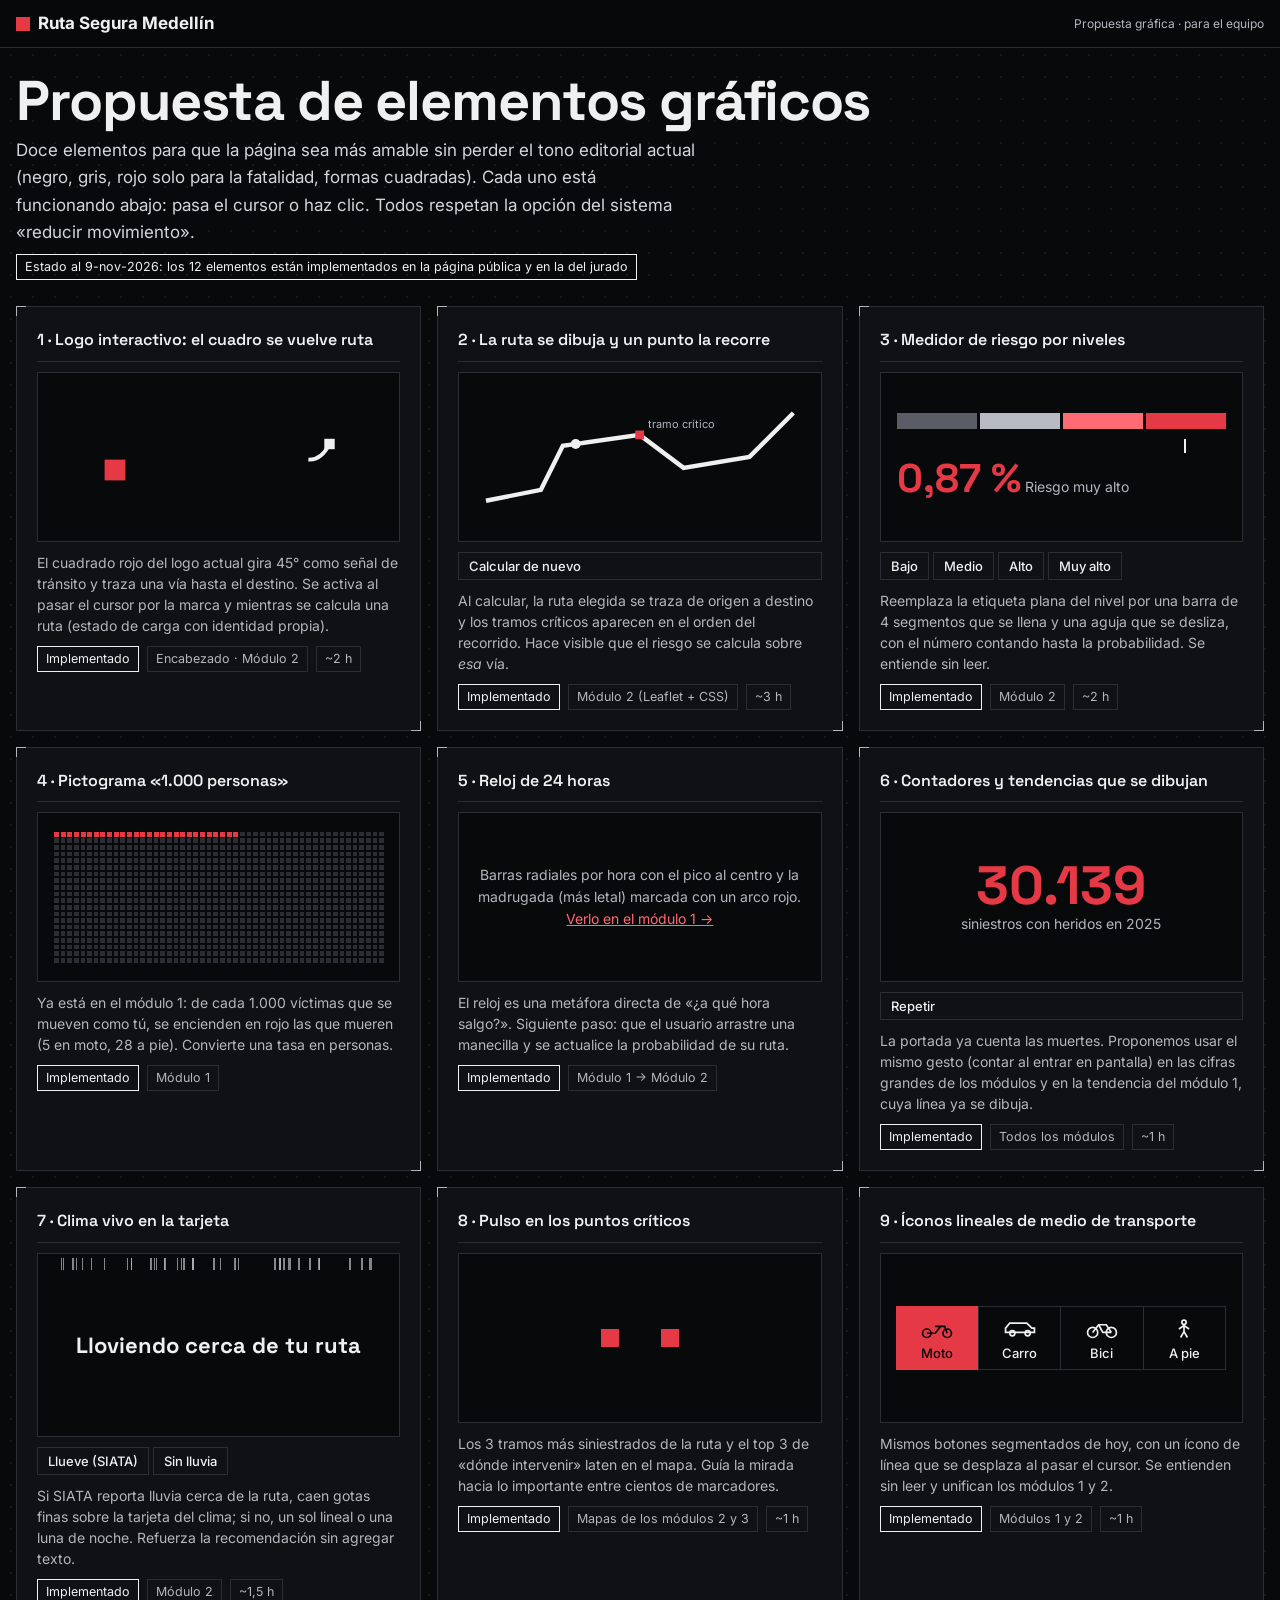
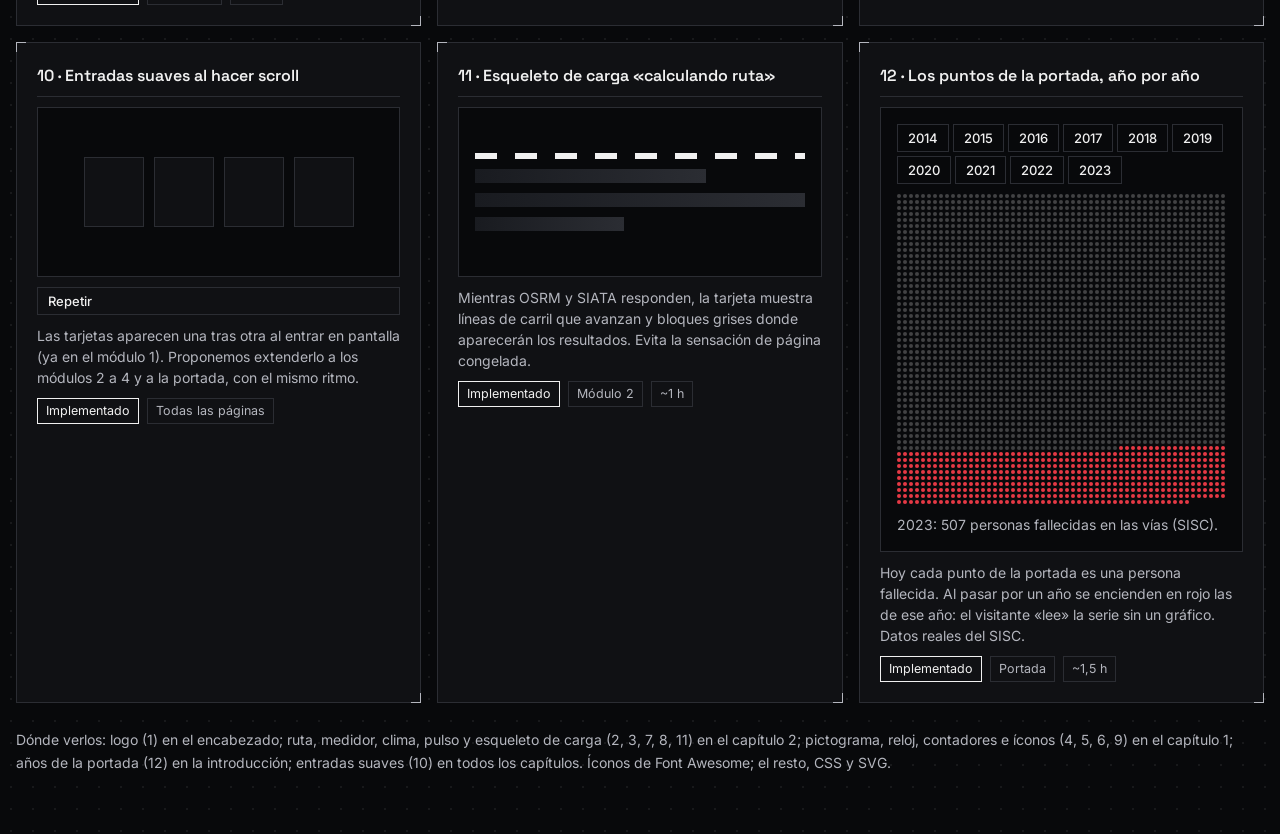
<file: docs/propuesta_grafica.html>
<!doctype html>
<html lang="es">
<head>
<meta charset="utf-8">
<meta name="viewport" content="width=device-width, initial-scale=1">
<meta name="color-scheme" content="dark">
<title>Propuesta gráfica</title>
<link rel="stylesheet" href="https://fonts.googleapis.com/css2?family=Inter:wght@400;500;600;700&family=Space+Grotesk:wght@500;700&display=swap">
<link rel="stylesheet" href="../web/css/app.css">
<style>
  main { display: flex; flex-direction: column; gap: 26px; }
  .demo-grid { display: grid; gap: 16px; grid-template-columns: repeat(auto-fit, minmax(min(100%, 380px), 1fr)); }
  .stage { background: var(--bg); border: 1px solid var(--line); min-height: 170px; display: grid; place-items: center; padding: 16px; position: relative; overflow: hidden; }
  .meta-demo { display: flex; gap: 8px; flex-wrap: wrap; font-size: 12.5px; }
  .meta-demo span { border: 1px solid var(--line); padding: 2px 8px; color: var(--muted); }
  .meta-demo .hecho { color: var(--fg); border-color: var(--fg); }
  .meta-demo .alta { color: var(--accent); border-color: var(--accent); }
  .btn.sm { padding: 5px 10px; font-size: 13px; }

  /* 1 · logo */
  .logo-x { cursor: pointer; }
  .logo-x .via { stroke-dasharray: 160; stroke-dashoffset: 160; transition: stroke-dashoffset .9s ease; }
  .logo-x .carro { opacity: 0; }
  .logo-x:hover .via, .logo-x.on .via { stroke-dashoffset: 0; }
  .logo-x:hover .carro, .logo-x.on .carro { opacity: 1; }
  .logo-x .cuadro { transition: transform .5s ease; transform-origin: 20px 60px; }
  .logo-x:hover .cuadro, .logo-x.on .cuadro { transform: rotate(45deg) scale(.8); }
  .semaforo { display: flex; gap: 6px; } .semaforo i { width: 18px; height: 18px; background: #2B2D33; }
  .semaforo i { animation: sem 1.8s infinite; } .semaforo i:nth-child(2) { animation-delay: .6s; } .semaforo i:nth-child(3) { animation-delay: 1.2s; }
  @keyframes sem { 0%, 30% { background: #F0F0F0; } 33%, 100% { background: #2B2D33; } }
  .semaforo i:nth-child(3) { animation-name: semr; } @keyframes semr { 0%, 30% { background: #E53945; } 33%, 100% { background: #2B2D33; } }

  /* 3 · medidor */
  .gauge { display: flex; flex-direction: column; gap: 10px; width: 100%; max-width: 360px; }
  .gauge .seg4 { display: grid; grid-template-columns: repeat(4, 1fr); gap: 3px; height: 16px; }
  .gauge .seg4 i { background: #2B2D33; transition: background .3s; }
  .gauge .seg4 i.on1 { background: #5A5D66; } .gauge .seg4 i.on2 { background: #B9BBC2; } .gauge .seg4 i.on3 { background: #FF6B73; } .gauge .seg4 i.on4 { background: #E53945; }
  .gauge .aguja { position: relative; height: 10px; } .gauge .aguja b { position: absolute; top: 0; width: 2px; height: 14px; background: var(--fg); left: 0; transition: left 1s cubic-bezier(.2, .8, .2, 1); }
  .gauge .val { font: 700 40px/1 var(--font-head); color: var(--accent); }

  /* 7 · clima */
  .clima-demo { width: 100%; height: 150px; position: relative; display: grid; place-items: center; }
  .gota { position: absolute; top: -12px; width: 1.5px; height: 12px; background: #B9BBC2; opacity: .7; animation: caer linear infinite; }
  @keyframes caer { to { transform: translateY(190px); } }
  .sol { width: 46px; height: 46px; border: 2px solid var(--fg); border-radius: 50%; animation: girar 12s linear infinite; position: relative; }
  .sol::before { content: ""; position: absolute; inset: -14px; border: 2px dashed #5A5D66; border-radius: 50%; }
  @keyframes girar { to { transform: rotate(360deg); } }

  /* 8 · pulso */
  .pulso { width: 14px; height: 14px; background: var(--accent); position: relative; }
  .pulso::after { content: ""; position: absolute; inset: -2px; border: 2px solid var(--accent); animation: onda 1.8s ease-out infinite; }
  @keyframes onda { from { transform: scale(1); opacity: 1; } to { transform: scale(3.4); opacity: 0; } }

  /* 9 · iconos */
  .medios { display: grid; grid-template-columns: repeat(4, 1fr); width: 100%; max-width: 420px; }
  .medios button { border: 1px solid var(--line); margin-left: -1px; background: var(--bg); color: var(--fg); padding: 10px 4px 8px; cursor: pointer; display: flex; flex-direction: column; align-items: center; gap: 4px; font: 500 13px var(--font); }
  .medios button svg { width: 34px; height: 24px; transition: transform .25s; }
  .medios button:hover svg { transform: translateX(3px); }
  .medios button.on { background: var(--accent); color: #08090B; border-color: var(--accent); }

  /* 11 · esqueleto */
  .carga { width: 100%; max-width: 360px; display: flex; flex-direction: column; gap: 10px; }
  .carga .camino { height: 6px; background: repeating-linear-gradient(90deg, #F0F0F0 0 22px, transparent 22px 40px); animation: avanzar .8s linear infinite; }
  @keyframes avanzar { to { background-position: 40px 0; } }
  .carga .sk { height: 14px; background: linear-gradient(90deg, #191B20, #2B2D33, #191B20); background-size: 200% 100%; animation: brillo 1.4s infinite; }
  @keyframes brillo { to { background-position: -200% 0; } }

  /* 12 · línea de tiempo de los puntos */
  .anios { display: flex; gap: 4px; flex-wrap: wrap; } .anios button { font: 500 12px var(--font); padding: 3px 7px; }
  .puntos-demo { display: grid; grid-template-columns: repeat(auto-fill, 4px); gap: 2px; width: 100%; }
  .puntos-demo i { width: 4px; height: 4px; border-radius: 50%; background: #F0F0F0; opacity: .25; transition: opacity .3s, background .3s; }
  .puntos-demo i.on { opacity: 1; background: var(--accent); }
  @media (prefers-reduced-motion: reduce) { .gota, .sol, .pulso::after, .carga .camino, .carga .sk, .semaforo i { animation: none !important; } }
</style>
</head>
<body>
<header class="top"><div class="in"><a class="brand" href="../web/index.html"><span class="logo"></span>Ruta Segura Medellín</a>
  <span class="meta">Propuesta gráfica · para el equipo</span></div></header>
<main>
  <div class="head">
    <h1>Propuesta de elementos gráficos</h1>
    <p class="lede">Doce elementos para que la página sea más amable sin perder el tono editorial actual (negro, gris, rojo solo para la
      fatalidad, formas cuadradas). Cada uno está funcionando abajo: pasa el cursor o haz clic. Todos respetan la opción del sistema
      «reducir movimiento».</p>
    <div class="meta-demo"><span class="hecho">Estado al 9-nov-2026: los 12 elementos están implementados en la página pública y en la del jurado</span></div>
  </div>

  <div class="demo-grid">
    <!-- 1 -->
    <div class="card"><h3>1 · Logo interactivo: el cuadro se vuelve ruta</h3>
      <div class="stage"><svg class="logo-x" id="logo" viewBox="0 0 200 100" width="260" aria-label="Logo Ruta Segura">
        <path class="via" d="M20 60 C 60 60, 70 25, 110 30 S 170 70, 185 40" fill="none" stroke="#F0F0F0" stroke-width="3" stroke-dasharray="4 0"/>
        <rect class="cuadro" x="12" y="52" width="16" height="16" fill="#E53945"/>
        <circle class="carro" r="4" fill="#F0F0F0"><animateMotion dur="2.4s" repeatCount="indefinite" path="M20 60 C 60 60, 70 25, 110 30 S 170 70, 185 40"/></circle>
        <rect x="181" y="36" width="8" height="8" fill="#F0F0F0"/></svg></div>
      <p class="note">El cuadrado rojo del logo actual gira 45° como señal de tránsito y traza una vía hasta el destino. Se activa al pasar
        el cursor por la marca y mientras se calcula una ruta (estado de carga con identidad propia).</p>
      <div class="meta-demo"><span class="hecho">Implementado</span><span>Encabezado · Módulo 2</span><span>~2 h</span></div></div>
    <!-- 2 -->
    <div class="card"><h3>2 · La ruta se dibuja y un punto la recorre</h3>
      <div class="stage"><svg viewBox="0 0 300 120" width="100%"><path id="r2" d="M10 100 L60 90 L80 50 L150 40 L190 70 L250 60 L290 20" fill="none" stroke="#5A5D66" stroke-width="2"/>
        <path id="r2b" d="M10 100 L60 90 L80 50 L150 40 L190 70 L250 60 L290 20" fill="none" stroke="#F0F0F0" stroke-width="4" stroke-dasharray="400" stroke-dashoffset="400"/>
        <rect x="146" y="36" width="8" height="8" fill="#E53945"/><text x="158" y="34" font-size="10" fill="#B4B6BE">tramo crítico</text>
        <circle r="4.5" fill="#F0F0F0" id="punto2"><animateMotion id="mov2" dur="3s" begin="indefinite" fill="freeze" path="M10 100 L60 90 L80 50 L150 40 L190 70 L250 60 L290 20"/></circle></svg></div>
      <button class="btn sm" id="b2">Calcular de nuevo</button>
      <p class="note">Al calcular, la ruta elegida se traza de origen a destino y los tramos críticos aparecen en el orden del recorrido. Hace
        visible que el riesgo se calcula sobre <i>esa</i> vía.</p>
      <div class="meta-demo"><span class="hecho">Implementado</span><span>Módulo 2 (Leaflet + CSS)</span><span>~3 h</span></div></div>
    <!-- 3 -->
    <div class="card"><h3>3 · Medidor de riesgo por niveles</h3>
      <div class="stage"><div class="gauge"><div class="seg4" id="g4"><i></i><i></i><i></i><i></i></div>
        <div class="aguja"><b id="gag"></b></div><div><span class="val" id="gval">0,00 %</span> <span class="muted small" id="gniv"></span></div></div></div>
      <div class="meta-demo" style="gap:4px"><button class="btn sm" data-g="0">Bajo</button><button class="btn sm" data-g="1">Medio</button>
        <button class="btn sm" data-g="2">Alto</button><button class="btn sm" data-g="3">Muy alto</button></div>
      <p class="note">Reemplaza la etiqueta plana del nivel por una barra de 4 segmentos que se llena y una aguja que se desliza, con el
        número contando hasta la probabilidad. Se entiende sin leer.</p>
      <div class="meta-demo"><span class="hecho">Implementado</span><span>Módulo 2</span><span>~2 h</span></div></div>
    <!-- 4 -->
    <div class="card"><h3>4 · Pictograma «1.000 personas»</h3>
      <div class="stage"><div class="picto" style="width:100%"></div></div>
      <p class="note">Ya está en el módulo 1: de cada 1.000 víctimas que se mueven como tú, se encienden en rojo las que mueren (5 en moto,
        28 a pie). Convierte una tasa en personas.</p>
      <div class="meta-demo"><span class="hecho">Implementado</span><span>Módulo 1</span></div></div>
    <!-- 5 -->
    <div class="card"><h3>5 · Reloj de 24 horas</h3>
      <div class="stage"><p class="muted small" style="text-align:center">Barras radiales por hora con el pico al centro y la madrugada (más letal)
        marcada con un arco rojo. <a href="../web/index.html#diagnostico">Verlo en el módulo 1 →</a></p></div>
      <p class="note">El reloj es una metáfora directa de «¿a qué hora salgo?». Siguiente paso: que el usuario arrastre una manecilla y se
        actualice la probabilidad de su ruta.</p>
      <div class="meta-demo"><span class="hecho">Implementado</span><span>Módulo 1 → Módulo 2</span></div></div>
    <!-- 6 -->
    <div class="card"><h3>6 · Contadores y tendencias que se dibujan</h3>
      <div class="stage"><div style="text-align:center"><b id="cnt" style="font:700 54px/1 var(--font-head);color:var(--accent)">0</b>
        <p class="muted small">siniestros con heridos en 2025</p></div></div>
      <button class="btn sm" id="b6">Repetir</button>
      <p class="note">La portada ya cuenta las muertes. Proponemos usar el mismo gesto (contar al entrar en pantalla) en las cifras grandes de
        los módulos y en la tendencia del módulo 1, cuya línea ya se dibuja.</p>
      <div class="meta-demo"><span class="hecho">Implementado</span><span>Todos los módulos</span><span>~1 h</span></div></div>
    <!-- 7 -->
    <div class="card"><h3>7 · Clima vivo en la tarjeta</h3>
      <div class="stage"><div class="clima-demo" id="clima"></div></div>
      <div class="meta-demo" style="gap:4px"><button class="btn sm" id="b7l">Llueve (SIATA)</button><button class="btn sm" id="b7s">Sin lluvia</button></div>
      <p class="note">Si SIATA reporta lluvia cerca de la ruta, caen gotas finas sobre la tarjeta del clima; si no, un sol lineal o una luna
        de noche. Refuerza la recomendación sin agregar texto.</p>
      <div class="meta-demo"><span class="hecho">Implementado</span><span>Módulo 2</span><span>~1,5 h</span></div></div>
    <!-- 8 -->
    <div class="card"><h3>8 · Pulso en los puntos críticos</h3>
      <div class="stage"><div style="display:flex;gap:46px"><div class="pulso"></div><div class="pulso" style="animation-delay:.6s"></div></div></div>
      <p class="note">Los 3 tramos más siniestrados de la ruta y el top 3 de «dónde intervenir» laten en el mapa. Guía la mirada hacia lo
        importante entre cientos de marcadores.</p>
      <div class="meta-demo"><span class="hecho">Implementado</span><span>Mapas de los módulos 2 y 3</span><span>~1 h</span></div></div>
    <!-- 9 -->
    <div class="card"><h3>9 · Íconos lineales de medio de transporte</h3>
      <div class="stage"><div class="medios" id="medios">
        <button class="on"><svg viewBox="0 0 40 24" fill="none" stroke="currentColor" stroke-width="2"><circle cx="8" cy="17" r="5"/><circle cx="32" cy="17" r="5"/><path d="M8 17h10l6-8h5l3 8M18 9h6"/></svg>Moto</button>
        <button><svg viewBox="0 0 40 24" fill="none" stroke="currentColor" stroke-width="2"><path d="M3 16v-5l5-6h20l6 6h3v5z"/><circle cx="11" cy="17" r="3"/><circle cx="29" cy="17" r="3"/></svg>Carro</button>
        <button><svg viewBox="0 0 40 24" fill="none" stroke="currentColor" stroke-width="2"><circle cx="9" cy="16" r="6"/><circle cx="31" cy="16" r="6"/><path d="M9 16l7-9h9l6 9M16 7l5 9h10"/></svg>Bici</button>
        <button><svg viewBox="0 0 40 24" fill="none" stroke="currentColor" stroke-width="2"><circle cx="20" cy="4" r="2.5"/><path d="M20 8v7l-4 7M20 15l4 7M14 12l6-4 6 4"/></svg>A pie</button></div></div>
      <p class="note">Mismos botones segmentados de hoy, con un ícono de línea que se desplaza al pasar el cursor. Se entienden sin leer y
        unifican los módulos 1 y 2.</p>
      <div class="meta-demo"><span class="hecho">Implementado</span><span>Módulos 1 y 2</span><span>~1 h</span></div></div>
    <!-- 10 -->
    <div class="card"><h3>10 · Entradas suaves al hacer scroll</h3>
      <div class="stage"><div id="rev" style="display:flex;gap:10px"></div></div>
      <button class="btn sm" id="b10">Repetir</button>
      <p class="note">Las tarjetas aparecen una tras otra al entrar en pantalla (ya en el módulo 1). Proponemos extenderlo a los módulos 2 a 4
        y a la portada, con el mismo ritmo.</p>
      <div class="meta-demo"><span class="hecho">Implementado</span><span>Todas las páginas</span></div></div>
    <!-- 11 -->
    <div class="card"><h3>11 · Esqueleto de carga «calculando ruta»</h3>
      <div class="stage"><div class="carga"><div class="camino"></div><div class="sk" style="width:70%"></div><div class="sk"></div><div class="sk" style="width:45%"></div></div></div>
      <p class="note">Mientras OSRM y SIATA responden, la tarjeta muestra líneas de carril que avanzan y bloques grises donde aparecerán los
        resultados. Evita la sensación de página congelada.</p>
      <div class="meta-demo"><span class="hecho">Implementado</span><span>Módulo 2</span><span>~1 h</span></div></div>
    <!-- 12 -->
    <div class="card"><h3>12 · Los puntos de la portada, año por año</h3>
      <div class="stage" style="display:flex;flex-direction:column;gap:10px;align-items:stretch">
        <div class="anios" id="anios"></div><div class="puntos-demo" id="pdemo"></div><p class="note" id="pnota"></p></div>
      <p class="note">Hoy cada punto de la portada es una persona fallecida. Al pasar por un año se encienden en rojo las de ese año: el visitante
        «lee» la serie sin un gráfico. Datos reales del SISC.</p>
      <div class="meta-demo"><span class="hecho">Implementado</span><span>Portada</span><span>~1,5 h</span></div></div>
  </div>
  <p class="small muted">Dónde verlos: logo (1) en el encabezado; ruta, medidor, clima, pulso y esqueleto de carga (2, 3, 7, 8, 11) en el capítulo 2;
    pictograma, reloj, contadores e íconos (4, 5, 6, 9) en el capítulo 1; años de la portada (12) en la introducción; entradas suaves (10) en todos los capítulos.
    Íconos de Font Awesome; el resto, CSS y SVG.</p>
</main>
<script src="../web/data/diagnostico.js"></script>
<script src="../web/js/util.js"></script>
<script>
const red = U.reducir();
// 1
const logo = document.getElementById('logo');
logo.addEventListener('click', () => logo.classList.toggle('on'));
if (!red) setInterval(() => { if (!logo.matches(':hover')) logo.classList.toggle('on'); }, 2600); else logo.classList.add('on');
// 2
const r2 = document.getElementById('r2b');
function dibujar() { r2.style.transition = 'none'; r2.style.strokeDashoffset = 400; r2.getBoundingClientRect(); r2.style.transition = red ? 'none' : 'stroke-dashoffset 1.6s ease-out'; r2.style.strokeDashoffset = 0; if (!red) setTimeout(() => document.getElementById('mov2').beginElement(), 1600); }
document.getElementById('b2').onclick = dibujar; dibujar();
// 3
const NIV = ['Bajo', 'Medio', 'Alto', 'Muy alto'], PV = [0.05, 0.18, 0.4, 0.87];
function gauge(n) {
  document.querySelectorAll('#g4 i').forEach((i, k) => (i.className = k <= n ? 'on' + (k + 1) : ''));
  document.getElementById('gag').style.left = `calc(${(n + 0.5) * 25}% - 1px)`;
  document.getElementById('gniv').textContent = 'Riesgo ' + NIV[n].toLowerCase();
  const el = document.getElementById('gval'), meta = PV[n], t0 = performance.now();
  (function paso(t) { const p = red ? 1 : Math.min(1, (t - t0) / 900); el.textContent = U.n2(meta * (1 - Math.pow(1 - p, 3))) + ' %'; if (p < 1) requestAnimationFrame(paso); })(t0);
}
document.querySelectorAll('[data-g]').forEach((b) => (b.onclick = () => gauge(+b.dataset.g))); gauge(3);
// 4
const pic = document.querySelector('.card:nth-child(4) .picto'); let h4 = '';
for (let i = 0; i < 1000; i++) h4 += `<i class="${i < 28 ? 'm' : ''}" style="--d:${(i % 50) * 8}ms"></i>`; pic.innerHTML = h4;
// 6
function contar() { const el = document.getElementById('cnt'), s = RSM.diagnostico.serie, meta = (s[s.length - 1].con_heridos || 0) + (s[s.length - 1].con_muertos || 0), t0 = performance.now();
  (function paso(t) { const p = red ? 1 : Math.min(1, (t - t0) / 1400); el.textContent = U.n0(meta * (1 - Math.pow(1 - p, 3))); if (p < 1) requestAnimationFrame(paso); })(t0); }
document.getElementById('b6').onclick = contar; contar();
// 7
const cl = document.getElementById('clima');
function lluvia(si) {
  cl.innerHTML = '';
  if (!si) { cl.innerHTML = '<div class="sol"></div>'; return; }
  for (let i = 0; i < 40; i++) { const g = document.createElement('i'); g.className = 'gota'; g.style.left = Math.random() * 100 + '%';
    g.style.animationDuration = 0.6 + Math.random() * 0.5 + 's'; g.style.animationDelay = -Math.random() + 's'; cl.append(g); }
  cl.insertAdjacentHTML('beforeend', '<b style="font:700 22px var(--font-head);z-index:1">Lloviendo cerca de tu ruta</b>');
}
document.getElementById('b7l').onclick = () => lluvia(true); document.getElementById('b7s').onclick = () => lluvia(false); lluvia(true);
// 9
document.getElementById('medios').addEventListener('click', (e) => { const b = e.target.closest('button'); if (!b) return;
  document.querySelectorAll('#medios button').forEach((x) => x.classList.toggle('on', x === b)); });
// 10
function revelar() { const box = document.getElementById('rev'); box.innerHTML = '';
  for (let i = 0; i < 4; i++) { const c = document.createElement('div'); c.className = 'reveal'; c.style.cssText = 'width:60px;height:70px;border:1px solid var(--line);background:var(--panel)';
    c.style.transitionDelay = i * 120 + 'ms'; box.append(c); requestAnimationFrame(() => requestAnimationFrame(() => c.classList.add('in'))); } }
document.getElementById('b10').onclick = revelar; revelar();
// 12
const serie = RSM.diagnostico.serie.filter((r) => r.muertes_sisc), pd = document.getElementById('pdemo'), an = document.getElementById('anios');
const frag = document.createDocumentFragment(); serie.forEach((r) => { for (let i = 0; i < r.muertes_sisc; i++) { const d = document.createElement('i'); d.dataset.a = r.anio; frag.append(d); } }); pd.append(frag);
serie.forEach((r) => { const b = document.createElement('button'); b.className = 'btn sm'; b.textContent = r.anio;
  b.onmouseenter = b.onclick = () => { pd.querySelectorAll('i').forEach((i) => i.classList.toggle('on', +i.dataset.a === r.anio));
    document.getElementById('pnota').textContent = `${r.anio}: ${U.n0(r.muertes_sisc)} personas fallecidas en las vías (SISC).`; }; an.append(b); });
an.lastChild.onclick();
</script>
</body>
</html>
</file>
<file: web/css/app.css>
/* Ruta Segura Medellín — interfaz oscura editorial (negro + rojo contenido) */
:root {
  --bg: #08090B; --panel: #101114; --soft: #191B20; --line: #2B2D33;
  --fg: #F0F0F0; --muted: #B4B6BE;
  --accent: #E53945; --accent-soft: #2a1114; --red-deep: #8F202A; --red-soft: #FF6B73;
  --ok: #B9BBC2; --warn: #FF6B73; --bad: #FF6B73; --vbad: #8F202A;
  --lvl-bajo: #5A5D66; --lvl-medio: #B9BBC2; --lvl-alto: #FF6B73; --lvl-muyalto: #E53945;
  --font: "Inter", system-ui, -apple-system, "Segoe UI", sans-serif;
  --font-head: "Space Grotesk", system-ui, sans-serif;
  --mono: "Inter", system-ui, -apple-system, "Segoe UI", sans-serif;
  color-scheme: dark;
}
* { box-sizing: border-box; }
html { scroll-behavior: smooth; }
@media (prefers-reduced-motion: reduce) { html { scroll-behavior: auto; } * { transition: none !important; animation: none !important; } }
body { margin: 0; color: var(--fg); font: 16px/1.6 var(--font);
  background: radial-gradient(rgba(240,240,240,.07) 1px, transparent 1px) 0 0 / 22px 22px, var(--bg); }
a { color: var(--red-soft); }
:focus-visible { outline: 2px solid var(--red-soft); outline-offset: 2px; }
h1, h2, h3 { font-family: var(--font-head); margin: 0; }
h1 { font-size: clamp(32px, 5vw, 56px); line-height: 1.02; font-weight: 700; letter-spacing: -.02em; }
h2 { font-size: clamp(24px, 3vw, 32px); font-weight: 700; letter-spacing: -.01em; }
h3 { font-size: 16px; font-weight: 600; }
p { margin: 0; }
code, .meta, .note, th, .kpi .l, .mod .n, .legend, .heat, .status, .field label { font-family: var(--mono); }
.muted { color: var(--muted); }
.small { font-size: 14px; }

/* barra superior */
.top { position: sticky; top: 0; z-index: 1000; background: rgba(8,9,11,.92); backdrop-filter: blur(6px); border-bottom: 1px solid var(--line); }
.top .in { max-width: 1280px; margin: 0 auto; padding: 10px 16px; display: flex; align-items: center; gap: 18px; flex-wrap: wrap; }
.brand { display: flex; align-items: center; gap: 10px; font-weight: 700; font-size: 17px; text-decoration: none; color: var(--fg); }
.brand .logo { width: 14px; height: 14px; background: var(--accent); display: block; font-size: 0; }
.tabs { display: flex; gap: 2px; flex-wrap: wrap; }
.tabs a { text-decoration: none; color: var(--muted); padding: 7px 12px; font-size: 15px; border-bottom: 2px solid transparent; transition: color .2s, border-color .2s; }
.tabs a:hover { color: var(--fg); }
.tabs a.on { color: var(--fg); border-bottom-color: var(--accent); }
.top .meta { margin-left: auto; font-size: 13px; color: var(--muted); }

main { max-width: 1280px; margin: 0 auto; padding: 24px 16px 60px; }
section.view { display: none; flex-direction: column; gap: 22px; }
section.view.on { display: flex; }
.head { display: flex; flex-direction: column; gap: 8px; max-width: 860px; }
.lede { font-size: 17px; color: #D4D5D9; max-width: 62ch; }

.grid { display: grid; gap: 16px; grid-template-columns: repeat(auto-fit, minmax(min(100%, 340px), 1fr)); }
.grid.two { grid-template-columns: repeat(auto-fit, minmax(min(100%, 520px), 1fr)); }

/* panel con esquinas geométricas */
.card { position: relative; background: var(--panel); border: 1px solid var(--line); border-radius: 0; padding: 20px;
  display: flex; flex-direction: column; gap: 10px; min-width: 0; transition: border-color .2s; }
.card::before, .card::after { content: ""; position: absolute; width: 9px; height: 9px; border: 0 solid var(--muted); pointer-events: none; }
.card::before { top: -1px; left: -1px; border-width: 1px 0 0 1px; }
.card::after { bottom: -1px; right: -1px; border-width: 0 1px 1px 0; }
.card .note { font-size: 14px; color: var(--muted); line-height: 1.5; }
.card > h3 { padding-bottom: 8px; border-bottom: 1px solid var(--line); }

.kpis { display: grid; gap: 0; grid-template-columns: repeat(auto-fit, minmax(min(100%, 190px), 1fr)); border: 1px solid var(--line); background: var(--panel); }
.kpi { padding: 16px 18px; border-right: 1px solid var(--line); border-bottom: 1px solid var(--line); margin: 0 -1px -1px 0; }
.kpi .l { font-size: 14px; color: var(--muted); }
.kpi .v { font-size: 34px; font-weight: 700; line-height: 1.15; letter-spacing: -.02em; font-variant-numeric: tabular-nums; }
.kpi:nth-child(4) .v, .kpi:nth-child(6) .v { color: var(--accent); }
.kpi .s { font-size: 13.5px; color: var(--muted); font-family: var(--mono); }

/* inicio */
.hero { display: grid; gap: 28px; grid-template-columns: minmax(0, 1.1fr) minmax(0, 1fr); align-items: stretch; border: 1px solid var(--line); padding: clamp(18px, 3vw, 36px); position: relative; background: linear-gradient(180deg, rgba(16,17,20,.85), rgba(8,9,11,.4)); }
@media (max-width: 860px) { .hero { grid-template-columns: 1fr; } }
.hero .head { gap: 16px; max-width: none; justify-content: center; }
.hero-n { display: flex; align-items: baseline; gap: 14px; flex-wrap: wrap; }
.hero-n b { font-size: clamp(64px, 11vw, 132px); line-height: .9; font-weight: 700; color: var(--accent); letter-spacing: -.04em; font-variant-numeric: tabular-nums; }
.hero-n span { font-family: var(--mono); font-size: 12.5px; color: var(--muted); max-width: 22ch; }
.hero .cta { display: flex; gap: 10px; flex-wrap: wrap; margin-top: 4px; }
.vidas { display: flex; flex-direction: column; gap: 10px; justify-content: center; }
/* sin max-height: cada punto es una persona, ninguno puede quedar oculto */
#hero-dots { display: grid; grid-template-columns: repeat(auto-fill, 5px); gap: 2px; }
#hero-dots i { width: 5px; height: 5px; background: var(--fg); opacity: var(--o, .6); border-radius: 50%; }
#hero-dots i:last-child { background: var(--accent); opacity: 1; }
.btn { display: inline-flex; align-items: center; gap: 8px; border: 1px solid var(--line); background: transparent; color: var(--fg);
  padding: 9px 16px; border-radius: 0; font: 500 14px var(--font); cursor: pointer; text-decoration: none; transition: border-color .2s, background .2s; }
.btn:hover { border-color: var(--fg); }
.btn.primary { background: var(--accent); border-color: var(--accent); color: #08090B; font-weight: 700; }
.btn.primary:hover { background: var(--red-soft); border-color: var(--red-soft); }
.btn:disabled { opacity: .55; cursor: wait; }
.hallazgos { display: grid; gap: 0; grid-template-columns: repeat(auto-fit, minmax(min(100%, 260px), 1fr)); border: 1px solid var(--line); background: var(--panel); }
.hallazgos .find { padding: 18px; border-right: 1px solid var(--line); }
.find { display: flex; flex-direction: column; gap: 4px; }
.find b { font-size: 34px; font-weight: 700; letter-spacing: -.02em; }
.find span { color: var(--muted); font-size: 14px; }
.mods { display: grid; gap: 12px; grid-template-columns: repeat(auto-fit, minmax(min(100%, 240px), 1fr)); }
.mod { text-decoration: none; color: inherit; }
.mod .card { height: 100%; }
.mod:hover .card { border-color: var(--accent); }
.mod .n { font-size: 13.5px; font-weight: 600; color: var(--accent); }

/* gráficos */
.chart { position: relative; height: 260px; }
.chart.tall { height: 340px; }
.heat { display: grid; grid-template-columns: 36px repeat(24, minmax(0, 1fr)); gap: 2px; font-size: 12.5px; }
.heat .c { aspect-ratio: 1.3; border-radius: 0; }
.heat .h { text-align: center; color: var(--muted); }
.heat .d { color: var(--muted); align-self: center; }
.legend { display: flex; gap: 12px; flex-wrap: wrap; font-size: 13.5px; color: var(--muted); align-items: center; }
.legend i { display: inline-block; width: 12px; height: 12px; margin-right: 5px; vertical-align: -2px; }

.factor .row { display: grid; grid-template-columns: minmax(110px, 38%) 1fr auto; gap: 8px; align-items: center; font-size: 15px; }
.factor .bar { height: 8px; background: var(--soft); }
.factor .bar span { display: block; height: 100%; background: var(--fg); }
.factor .bar span.ref { background: var(--muted); opacity: .5; }
.factor .rr { font-family: var(--mono); font-weight: 500; font-variant-numeric: tabular-nums; min-width: 56px; text-align: right; }
.factor .rr.up { color: var(--accent); }
.factor .rr.down { color: var(--muted); }
.factor h3 { border: 0; padding: 0; }

/* tablas */
.tbl { overflow: auto; max-height: 460px; border: 1px solid var(--line); }
table { width: 100%; border-collapse: collapse; font-size: 14.5px; font-variant-numeric: tabular-nums; }
th { position: sticky; top: 0; background: var(--soft); text-align: left; font-weight: 600; font-size: 13.5px; padding: 8px 10px; border-bottom: 1px solid var(--line); white-space: nowrap; color: var(--muted); }
td { padding: 7px 10px; border-bottom: 1px solid var(--line); vertical-align: top; }
td.n, th.n { text-align: right; }
tr:hover td { background: rgba(240,240,240,.03); }
tr.hi td { background: rgba(229,57,69,.10); }
.pill { display: inline-block; padding: 1px 8px; font-size: 12px; border: 1px solid var(--line); }
.pill.si { color: var(--ok); } .pill.no { color: var(--accent); }

/* mapas */
.map { height: 460px; border: 1px solid var(--line); z-index: 0; }
.map.big { height: 560px; }
.leaflet-container { font: 13px var(--font); background: var(--bg); }
.mapa-oscuro .leaflet-tile-pane { filter: invert(1) hue-rotate(180deg) brightness(.75) contrast(.9) saturate(.2); }
.leaflet-tooltip { background: var(--panel); color: var(--fg); border: 1px solid var(--line); border-radius: 0; box-shadow: none; }
.leaflet-bar a { background: var(--panel); color: var(--fg); border-color: var(--line); }
#r-nums { grid-template-columns: repeat(2, minmax(0, 1fr)); }

/* consulta de ruta */
.ruta { display: grid; gap: 16px; grid-template-columns: minmax(0, 380px) minmax(0, 1fr); align-items: start; }
@media (max-width: 960px) { .ruta { grid-template-columns: 1fr; } }
.form { display: flex; flex-direction: column; gap: 12px; }
.field { display: flex; flex-direction: column; gap: 4px; position: relative; }
.field label { font-size: 14px; color: var(--muted); }
.field input, .field select { font: 14px var(--font); padding: 9px 10px; border: 1px solid var(--line); border-radius: 0; background: var(--bg); color: var(--fg); width: 100%; color-scheme: dark; }
.field input:focus { border-color: var(--accent); outline: none; }
.field .row { display: flex; gap: 6px; }
.field .row input { flex: 1; }
.ico { border: 1px solid var(--line); background: var(--bg); border-radius: 0; padding: 0 10px; cursor: pointer; color: var(--fg); font-size: 15px; }
.ico.on { background: var(--accent-soft); border-color: var(--accent); }
.sug { position: absolute; top: 100%; left: 0; right: 0; background: var(--panel); border: 1px solid var(--line); z-index: 1200; max-height: 240px; overflow: auto; }
.sug div { padding: 8px 10px; cursor: pointer; font-size: 15px; border-bottom: 1px solid var(--line); }
.sug div:hover { background: var(--soft); }
.sug small { color: var(--muted); display: block; }
.seg { display: grid; grid-template-columns: repeat(4, 1fr); gap: 0; }
.seg button { border: 1px solid var(--line); margin-left: -1px; background: var(--bg); color: var(--fg); padding: 8px 4px; cursor: pointer; font: 500 14.5px var(--font); }
.seg button.on { background: var(--accent); color: #08090B; border-color: var(--accent); position: relative; }
.status { font-size: 13.5px; color: var(--muted); min-height: 1.4em; }
.status.err { color: var(--red-soft); }

.level { display: flex; align-items: center; gap: 14px; }
.level .badge { font-weight: 700; font-size: 20px; padding: 6px 14px; color: #08090B; white-space: nowrap; }
.lvl-Bajo { background: var(--lvl-bajo); color: var(--fg) !important; } .lvl-Medio { background: var(--lvl-medio); }
.lvl-Alto { background: var(--lvl-alto); } .lvl-Muy { background: var(--lvl-muyalto); }
.prob { font-size: 48px; font-weight: 700; line-height: 1; letter-spacing: -.03em; font-variant-numeric: tabular-nums; color: var(--accent); }
.alts { display: flex; flex-direction: column; gap: 6px; }
.alt { display: grid; grid-template-columns: 14px 1fr auto auto; gap: 10px; align-items: center; border: 1px solid var(--line); padding: 8px 10px; cursor: pointer; font-size: 15px; }
.alt.on { border-color: var(--accent); background: var(--accent-soft); }
.alt i { width: 14px; height: 14px; border-radius: 50%; }
.recs { display: flex; flex-direction: column; gap: 8px; margin: 0; padding: 0; list-style: none; }
.recs li { display: grid; grid-template-columns: 26px 1fr; gap: 8px; font-size: 15px; align-items: start; }
.recs li span:first-child { font-size: 17px; line-height: 1.2; }
.wx { display: grid; grid-template-columns: repeat(auto-fit, minmax(150px, 1fr)); gap: 10px; }
.wx .box { background: var(--soft); border: 1px solid var(--line); padding: 10px 12px; }
.wx .box b { font-size: 24px; display: block; }
.cams { display: grid; gap: 10px; grid-template-columns: repeat(auto-fill, minmax(190px, 1fr)); }
.cam { border: 1px solid var(--line); overflow: hidden; background: var(--panel); font-size: 14px; }
.cam img { width: 100%; aspect-ratio: 16/9; object-fit: cover; display: block; background: var(--soft); filter: grayscale(.6); }
.cam .t { padding: 7px 9px; display: flex; flex-direction: column; gap: 2px; }
.empty { color: var(--muted); font-size: 14px; padding: 8px 0; }
.explain { font-size: 14px; color: var(--muted); border-top: 1px dashed var(--line); padding-top: 8px; }
details summary { cursor: pointer; font-weight: 500; font-size: 13.5px; }

/* flujo de datos */
.flow { display: grid; grid-template-columns: repeat(auto-fit, minmax(min(100%, 180px), 1fr)); gap: 10px; }
.flow .st { background: var(--soft); border-left: 2px solid var(--accent); padding: 12px; font-size: 14.5px; }
.flow .st b { display: block; font-size: 16px; margin-bottom: 4px; }
.prop { border-left: 2px solid var(--accent); }

footer { max-width: 1280px; margin: 0 auto; padding: 24px 16px 40px; font-size: 13.5px; color: var(--muted); border-top: 1px solid var(--line); }
footer a { color: var(--muted); }

/* ===================================================== módulo 1 · versión ciudadana */
.grid.three { grid-template-columns: repeat(auto-fit, minmax(min(100%, 300px), 1fr)); }
.perfil { display: grid; gap: 16px; grid-template-columns: minmax(0, 1.4fr) minmax(0, 1fr); align-items: end;
  border: 1px solid var(--line); background: var(--panel); padding: 16px 18px; }
@media (max-width: 760px) { .perfil { grid-template-columns: 1fr; } }
.perfil select { font: 14px var(--font); padding: 9px 10px; border: 1px solid var(--line); background: var(--bg); color: var(--fg); color-scheme: dark; }

.tendencia { display: grid; gap: 18px; grid-template-columns: minmax(0, 1.5fr) minmax(0, 1fr) minmax(0, 1fr); align-items: center;
  border: 1px solid var(--line); border-left: 3px solid var(--accent); background: var(--panel); padding: 16px 18px; }
@media (max-width: 900px) { .tendencia { grid-template-columns: 1fr; } }
.t-msg { display: flex; flex-direction: column; gap: 8px; font-size: 16px; }
.t-tag { align-self: flex-start; font: 600 13px var(--font); padding: 3px 10px; border: 1px solid var(--line); color: var(--muted); }
.t-tag.sube { color: var(--accent); border-color: var(--accent); }
.t-spark { display: flex; flex-direction: column; gap: 4px; color: var(--muted); }
.t-spark .trazo { stroke-dasharray: 600; stroke-dashoffset: 600; animation: trazar 1.6s ease-out forwards; }
@keyframes trazar { to { stroke-dashoffset: 0; } }

.g-big { font-size: 17px; }
.g-big b:first-child { font: 700 40px/1 var(--font-head); color: var(--accent); margin-right: 4px; }
.picto { display: grid; grid-template-columns: repeat(50, 1fr); gap: 2px; }
.picto i { aspect-ratio: 1; background: var(--line); }
.picto i.m { background: var(--accent); animation: brota .5s ease-out both; animation-delay: var(--d); }
@keyframes brota { from { transform: scale(0); } to { transform: scale(1); } }

.reloj { max-width: 320px; margin: 0 auto; width: 100%; color: var(--fg); }
.reloj .hb { fill: #5A5D66; transform-origin: 150px 122px; animation: brota .6s ease-out both; animation-delay: calc(var(--i) * 30ms); }
.reloj .hb.top { fill: var(--fg); }
.reloj .hb:hover { fill: var(--red-soft); }

.semana, .lluvia-mes { display: grid; gap: 6px; height: 150px; align-items: end; }
.semana { grid-template-columns: repeat(7, 1fr); }
.lluvia-mes { grid-template-columns: repeat(12, 1fr); height: 110px; }
.semana div, .lluvia-mes div { display: flex; flex-direction: column; justify-content: flex-end; height: 100%; gap: 4px; text-align: center; }
.semana span, .lluvia-mes span { display: block; height: var(--h); background: #8A8D96; transform-origin: bottom; animation: crecer .8s ease-out both; }
.lluvia-mes span { background: #5A5D66; }
.semana b, .lluvia-mes b { font: 500 12.5px var(--font); color: var(--muted); }
@keyframes crecer { from { transform: scaleY(0); } to { transform: scaleY(1); } }

.c-rank { display: flex; align-items: baseline; gap: 10px; }
.c-rank b { font: 700 46px/1 var(--font-head); }
.c-rank span { color: var(--muted); font-size: 14px; }
.c-cmp { display: grid; grid-template-columns: minmax(90px, auto) 1fr auto; gap: 6px 10px; align-items: center; font-size: 14px; }
.cmp { height: 10px; width: var(--w); background: #5A5D66; transform-origin: left; animation: crecerX .8s ease-out both; }
.cmp.yo { background: var(--fg); }
.cmp.rojo { background: var(--accent); }
@keyframes crecerX { from { transform: scaleX(0); } to { transform: scaleX(1); } }
.c-datos { display: grid; grid-template-columns: repeat(3, 1fr); border: 1px solid var(--line); }
.c-datos div { padding: 10px 12px; border-right: 1px solid var(--line); display: flex; flex-direction: column; }
.c-datos div:last-child { border-right: 0; }
.c-datos b { font: 700 26px var(--font-head); }
.c-datos b.rojo { color: var(--accent); }
.c-datos span { font-size: 13px; color: var(--muted); }
.c-pts { margin: 0; padding-left: 20px; display: flex; flex-direction: column; gap: 4px; font-size: 14.5px; }

.reveal { opacity: 0; transform: translateY(14px); transition: opacity .6s ease, transform .6s ease; }
.reveal.in { opacity: 1; transform: none; }
@media (prefers-reduced-motion: reduce) { .reveal { opacity: 1; transform: none; } .picto i.m, .reloj .hb, .semana span, .lluvia-mes span, .cmp, .t-spark .trazo { animation: none; stroke-dashoffset: 0; } }

/* ===================================================== narrativa tipo informe */
.kicker { font: 600 12.5px var(--font); letter-spacing: .08em; text-transform: uppercase; color: var(--accent); }
.progreso { height: 2px; background: transparent; }
.progreso span { display: block; height: 100%; width: 0; background: var(--accent); transition: width .1s linear; }
.pregunta { border: 1px solid var(--line); border-left: 3px solid var(--accent); background: var(--panel); padding: 18px 20px; display: flex; flex-direction: column; gap: 6px; }
.pregunta p { font: 500 clamp(17px, 2vw, 21px)/1.45 var(--font-head); max-width: 70ch; }
.sigue { display: flex; flex-direction: column; gap: 6px; text-decoration: none; color: var(--fg); border: 1px solid var(--line); border-top: 2px solid var(--accent);
  background: var(--panel); padding: 18px 20px; margin-top: 8px; transition: border-color .2s, background .2s; }
.sigue b { font: 600 18px/1.4 var(--font-head); }
.sigue b i { color: var(--accent); margin-left: 6px; transition: transform .2s; }
.sigue:hover { background: var(--soft); }
.sigue:hover b i { transform: translateX(4px); }
.conclusiones ol { margin: 0; padding-left: 22px; display: flex; flex-direction: column; gap: 10px; font-size: 15.5px; line-height: 1.55; }
.conclusiones li::marker { color: var(--accent); font-weight: 700; }
.perfil-comuna { grid-template-columns: minmax(0, 1.4fr) minmax(0, 1fr); margin-top: 10px; }

/* íconos (Font Awesome) en listas y botones */
.recs li .ri { color: var(--muted); font-size: 16px; text-align: center; line-height: 1.5; }
.recs li .num-ri { color: var(--accent); font: 700 16px var(--font-head); }
.seg-ico button { display: flex; flex-direction: column; align-items: center; gap: 4px; padding: 9px 4px; }
.seg-ico button i { font-size: 17px; transition: transform .25s; }
.seg-ico button:hover i { transform: translateX(3px); }
.wx .box b i { font-size: .8em; margin-right: 4px; color: var(--muted); }

/* 1 · logo interactivo: el cuadro gira como señal y traza la vía (al pasar el cursor o mientras se calcula una ruta) */
.logo-ruta { display: block; overflow: visible; }
.logo-ruta .via { stroke-dasharray: 48; stroke-dashoffset: 48; transition: stroke-dashoffset .8s ease; }
.logo-ruta .meta-ruta { opacity: 0; transition: opacity .3s .5s; }
.logo-ruta .cuadro { transform-box: fill-box; transform-origin: center; transition: transform .5s ease; }
.brand:hover .via, body.calculando .via { stroke-dashoffset: 0; }
.brand:hover .meta-ruta, body.calculando .meta-ruta { opacity: 1; }
.brand:hover .cuadro, body.calculando .cuadro { transform: rotate(45deg) scale(.8); }
body.calculando .via { animation: via-carga 1.2s ease-in-out infinite; }
@keyframes via-carga { 0% { stroke-dashoffset: 48; } 60%, 100% { stroke-dashoffset: 0; } }

/* 12 · años de la portada */
.anios-dots { display: flex; gap: 4px; flex-wrap: wrap; }
.chip { border: 1px solid var(--line); background: transparent; color: var(--muted); font: 500 12.5px var(--font); padding: 3px 8px; cursor: pointer; }
.chip:hover, .chip.on { color: var(--fg); border-color: var(--accent); }
#hero-dots i { transition: opacity .3s, background .3s; }
#hero-dots.filtro i { opacity: .12; }
#hero-dots.filtro i.on { opacity: 1; background: var(--accent); }

/* 3 · medidor de riesgo */
.medidor { display: flex; flex-direction: column; gap: 4px; }
.medidor .seg4 { display: grid; grid-template-columns: repeat(4, 1fr); gap: 3px; height: 12px; }
.medidor .seg4 i { background: #2B2D33; transition: background .4s; }
.medidor .seg4 i.on1 { background: var(--lvl-bajo); } .medidor .seg4 i.on2 { background: var(--lvl-medio); }
.medidor .seg4 i.on3 { background: var(--lvl-alto); } .medidor .seg4 i.on4 { background: var(--lvl-muyalto); }
.medidor .seg4-et { display: grid; grid-template-columns: repeat(4, 1fr); font-size: 11.5px; color: var(--muted); }
.medidor .aguja { position: relative; height: 8px; }
.medidor .aguja b { position: absolute; top: -26px; width: 2px; height: 20px; background: var(--fg); left: 0; transition: left 1s cubic-bezier(.2, .8, .2, 1); }

/* 7 · clima vivo */
.wx .box { position: relative; overflow: hidden; }
.gota { position: absolute; top: -12px; width: 1.5px; height: 11px; background: #B9BBC2; opacity: .55; animation: caer linear infinite; pointer-events: none; }
@keyframes caer { to { transform: translateY(160px); } }
.wx .box.despejado b i { animation: girar 14s linear infinite; display: inline-block; }
@keyframes girar { to { transform: rotate(360deg); } }

/* 8 · pulso en puntos críticos */
.pulso { width: 14px; height: 14px; position: relative; pointer-events: none; }
.pulso::after { content: ""; position: absolute; inset: 0; border: 2px solid var(--accent); animation: onda 1.8s ease-out infinite; }
.pulso.grande { width: 20px; height: 20px; }
@keyframes onda { from { transform: scale(1); opacity: 1; } to { transform: scale(3); opacity: 0; } }

/* 11 · esqueleto de carga */
.carga-ruta { display: flex; flex-direction: column; gap: 14px; }
.carga-ruta .camino { height: 4px; background: repeating-linear-gradient(90deg, var(--fg) 0 22px, transparent 22px 40px); animation: avanzar .8s linear infinite; opacity: .7; }
@keyframes avanzar { to { background-position: 40px 0; } }
.sk-card { border: 1px solid var(--line); background: var(--panel); padding: 20px; display: flex; flex-direction: column; gap: 12px; }
.sk { height: 14px; background: linear-gradient(90deg, #191B20, #2B2D33, #191B20); background-size: 200% 100%; animation: brillo 1.4s infinite; }
.sk.w70 { width: 70%; } .sk.w45 { width: 45%; }
@keyframes brillo { to { background-position: -200% 0; } }

/* cámaras: no disponible / sin imagen pública */
.cam-vis { display: block; }
.cam-off, .cam-tipo { aspect-ratio: 16/9; display: flex; flex-direction: column; align-items: center; justify-content: center; gap: 4px; text-align: center; padding: 10px; }
.cam-off { background: repeating-linear-gradient(135deg, #101114 0 10px, #15161a 10px 20px); border-bottom: 1px solid var(--line); }
.cam-off i { font-size: 26px; color: var(--accent); }
.cam-off b { font: 700 14px var(--font); letter-spacing: .06em; text-transform: uppercase; }
.cam-off span { font-size: 12.5px; color: var(--muted); }
.cam-tipo { background: var(--soft); border-bottom: 1px solid var(--line); color: var(--muted); font-size: 12.5px; }
.cam-tipo i { font-size: 24px; color: var(--fg); opacity: .8; }

@media (prefers-reduced-motion: reduce) {
  .gota, .pulso::after, .carga-ruta .camino, .sk, body.calculando .via, .wx .box.despejado b i { animation: none !important; }
}
.carga-ruta[hidden] { display: none; }
/* encabezado en una sola línea con el logo y los capítulos */
.top .in { gap: 14px; }
.tabs a { padding: 7px 9px; font-size: 14.5px; }
.top .meta { font-size: 12px; }
.brand { gap: 8px; }

/* estado de la extracción */
.top .meta .aviso { color: var(--accent); text-decoration: none; margin-left: 4px; }
.est-ok, .est-sin_cambios { color: var(--fg); }
.est-rechazada, .est-error { color: var(--accent); font-weight: 600; }
#t-estado td:nth-child(2) { white-space: nowrap; }
</file>
